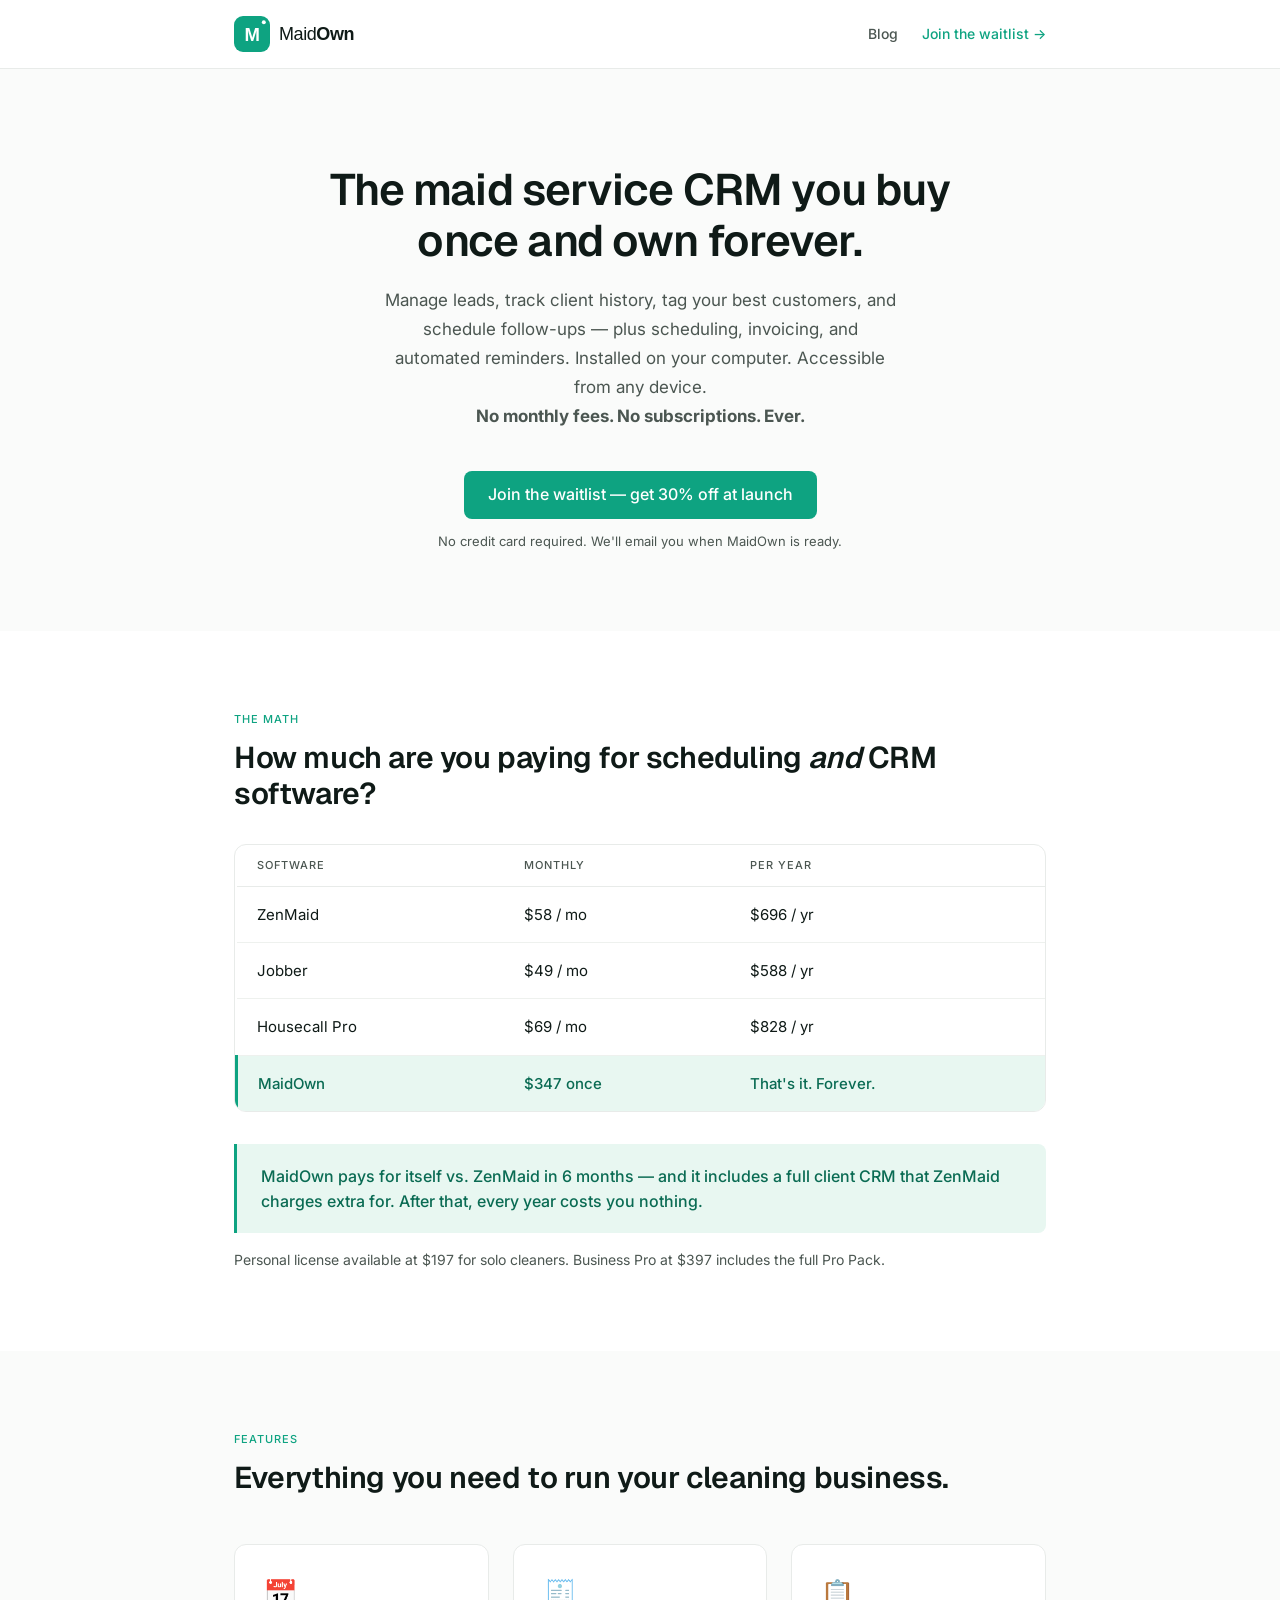
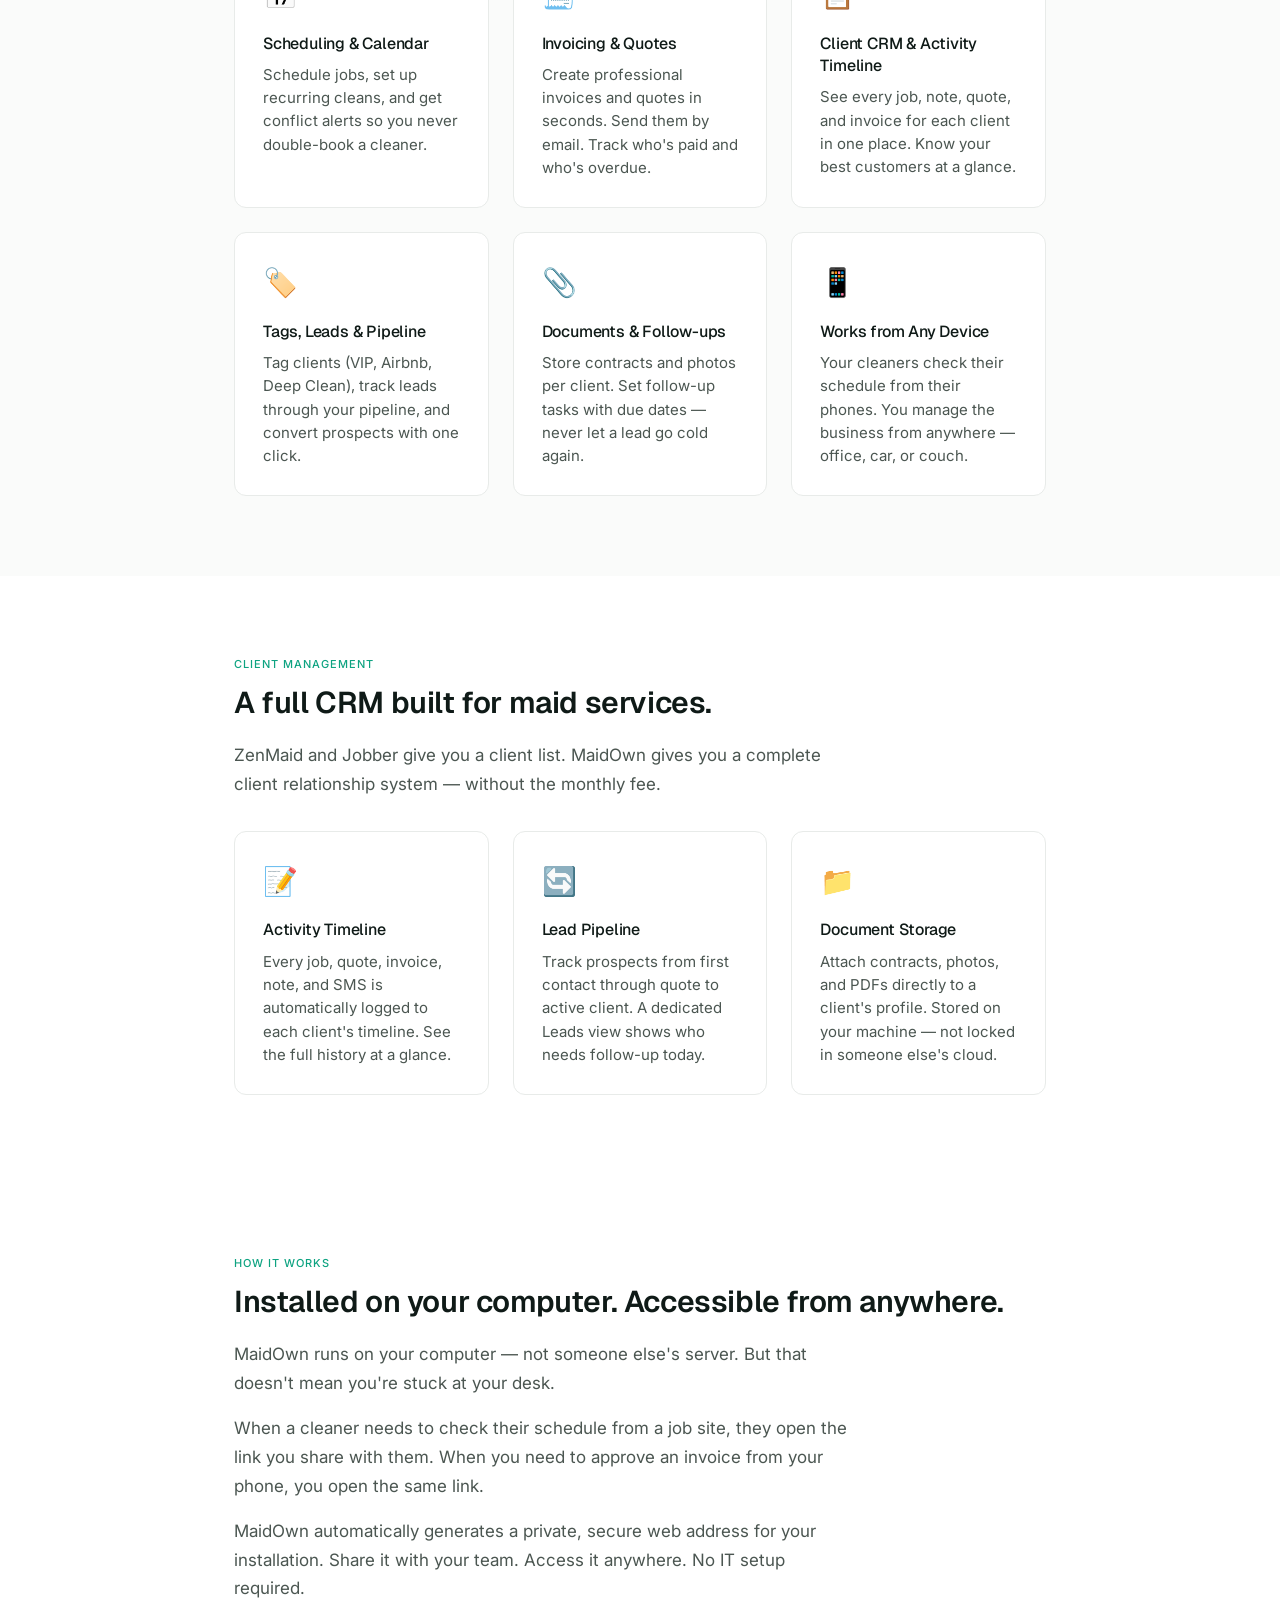
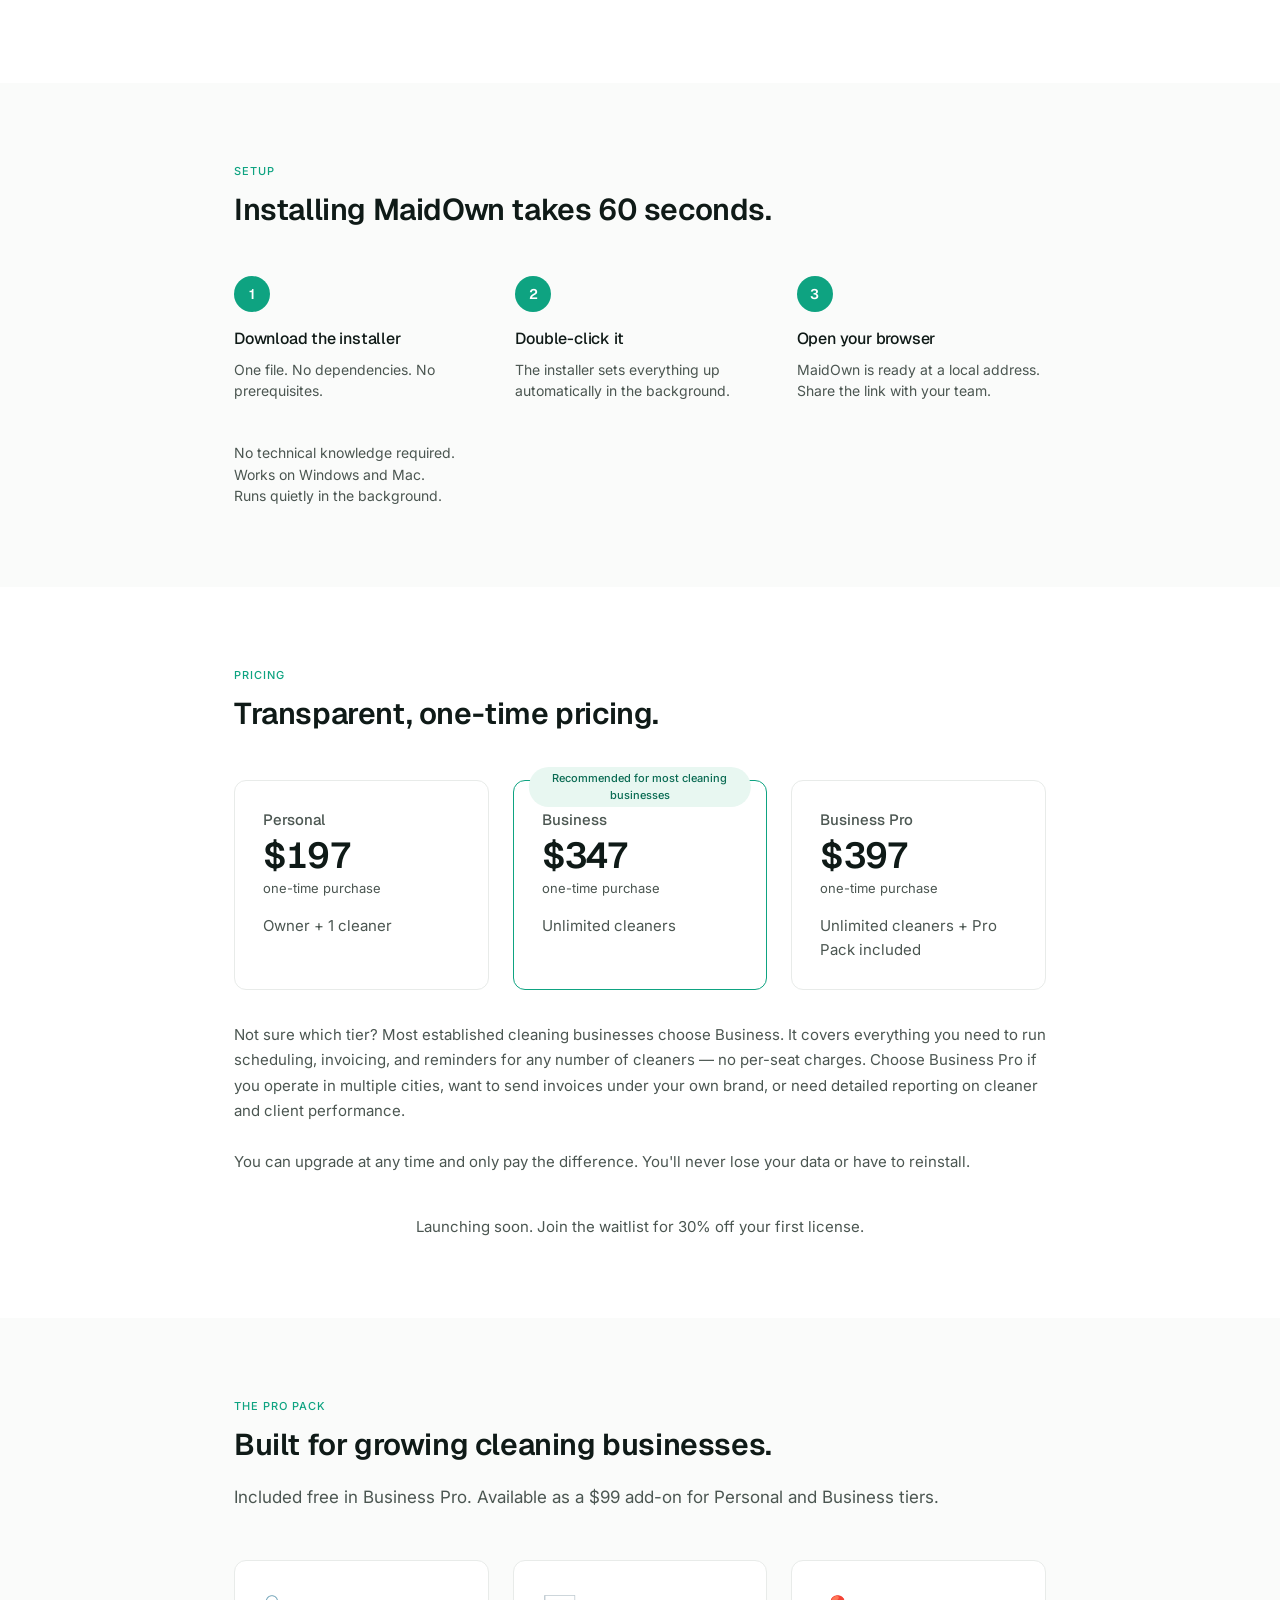
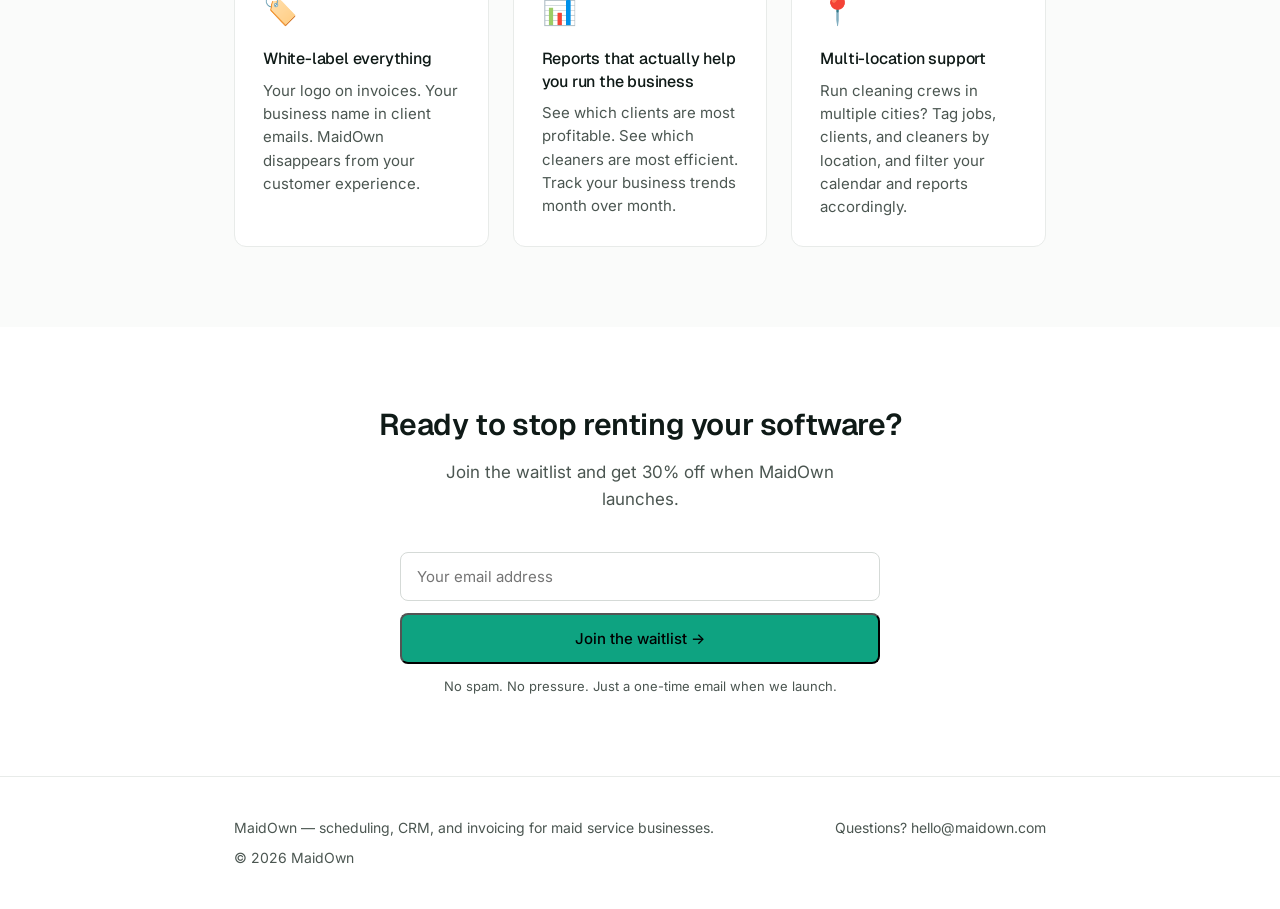
<file: index.html>
<!DOCTYPE html>
<html lang="en">
<head>
  <meta charset="UTF-8" />
  <meta name="viewport" content="width=device-width, initial-scale=1.0" />
  <title>MaidOwn — The Maid Service CRM You Buy Once and Own Forever</title>
  <meta name="description" content="The only maid service CRM you buy once and own forever. Schedule jobs, manage client history, invoice, track leads, and send automated reminders. One-time pricing from $197. No monthly fees. No subscriptions. Ever." />

  <!-- Favicons -->
  <link rel="icon" href="assets/favicon.ico" sizes="any">
  <link rel="icon" type="image/svg+xml" href="assets/favicon.svg">
  <link rel="apple-touch-icon" href="assets/apple-touch-icon.png">
  <link rel="manifest" href="manifest.webmanifest">

  <!-- Fonts -->
  <link rel="preconnect" href="https://fonts.googleapis.com">
  <link rel="preconnect" href="https://fonts.gstatic.com" crossorigin>
  <link href="https://fonts.googleapis.com/css2?family=Geist:wght@400;500;600&family=Inter:wght@400;500;600&display=swap" rel="stylesheet">

  <!-- Shared brand tokens + base styles -->
  <link rel="stylesheet" href="styles.css">

  <!-- Mailchimp base -->
  <link href="//cdn-images.mailchimp.com/embedcode/classic-061523.css" rel="stylesheet" type="text/css">
  <style type="text/css">
    #mc_embed_signup { background: transparent; clear: left; font: 14px Helvetica, Arial, sans-serif; width: 100%; }
  </style>

  <style>
    /* ── HERO ── */
    #hero {
      padding: 6rem 0 5rem;
      text-align: center;
    }
    #hero h1 { max-width: 720px; margin: 0 auto 1.25rem; }
    #hero .subheadline {
      font-size: 1.0625rem;
      color: var(--neutral-text-secondary);
      max-width: 520px;
      margin: 0 auto 2.5rem;
      line-height: 1.7;
    }
    .hero-cta-stack {
      display: flex;
      flex-direction: column;
      align-items: center;
      gap: 0.75rem;
    }
    .hero-fine-print {
      font-size: 0.8125rem;
      color: var(--neutral-text-secondary);
    }

    /* ── MATH TABLE ── */
    .math-table-wrap {
      overflow-x: auto;
      margin: 2rem 0;
      border: 0.5px solid var(--neutral-border);
      border-radius: var(--radius-lg);
      background: var(--neutral-surface);
    }
    table {
      width: 100%;
      border-collapse: collapse;
      font-size: 0.9375rem;
    }
    th {
      text-align: left;
      padding: 0.75rem 1.25rem;
      font-size: 11px;
      font-weight: 500;
      text-transform: uppercase;
      letter-spacing: 1px;
      color: var(--neutral-text-secondary);
      border-bottom: 0.5px solid var(--neutral-border);
      font-family: var(--font-body);
    }
    td {
      padding: 1rem 1.25rem;
      border-bottom: 0.5px solid var(--neutral-border-soft);
      color: var(--neutral-text-primary);
    }
    tr:last-child td { border-bottom: none; }
    tr.highlight td {
      background: var(--mint-50);
      font-weight: 500;
      color: var(--mint-800);
    }
    tr.highlight td:first-child {
      border-left: 3px solid var(--mint-600);
    }
    .math-callout {
      margin-top: 1.5rem;
      padding: 1.25rem 1.5rem;
      background: var(--mint-50);
      border-left: 3px solid var(--mint-600);
      border-radius: 0 var(--radius-md) var(--radius-md) 0;
    }
    .math-callout p {
      color: var(--mint-800);
      font-weight: 500;
      font-size: 1rem;
      margin: 0;
    }

    /* ── FEATURES GRID ── */
    .features-grid {
      display: grid;
      grid-template-columns: repeat(auto-fit, minmax(240px, 1fr));
      gap: 1.5rem;
      margin-top: 3rem;
    }
    .feature-card {
      padding: 1.75rem;
      background: var(--neutral-surface);
      border: 0.5px solid var(--neutral-border);
      border-radius: var(--radius-lg);
    }
    .feature-icon {
      font-size: 1.75rem;
      margin-bottom: 1rem;
      display: block;
    }
    .feature-card h3 { color: var(--neutral-text-primary); }
    .feature-card p { font-size: 0.9375rem; }

    /* ── HOW IT WORKS ── */
    #access .lead { max-width: 620px; }

    /* ── SETUP STEPS ── */
    .steps {
      display: flex;
      gap: 2rem;
      margin-top: 3rem;
      flex-wrap: wrap;
    }
    .step {
      flex: 1;
      min-width: 180px;
      display: flex;
      flex-direction: column;
      align-items: flex-start;
    }
    .step-number {
      width: 2.25rem;
      height: 2.25rem;
      border-radius: 50%;
      background: var(--mint-600);
      color: #fff;
      font-weight: 600;
      font-size: 0.875rem;
      display: flex;
      align-items: center;
      justify-content: center;
      margin-bottom: 1rem;
      flex-shrink: 0;
      font-family: var(--font-heading);
    }
    .step h3 { font-size: 1rem; }
    .step p { font-size: 0.875rem; }
    .install-fine-print {
      margin-top: 2.5rem;
      font-size: 0.875rem;
      color: var(--neutral-text-secondary);
    }
    .install-fine-print span { display: block; }

    /* ── PRICING PREVIEW ── */
    .pricing-grid {
      display: grid;
      grid-template-columns: repeat(auto-fit, minmax(220px, 1fr));
      gap: 1.5rem;
      margin-top: 3rem;
    }
    .pricing-card {
      padding: 1.75rem;
      border: 0.5px solid var(--neutral-border);
      border-radius: var(--radius-lg);
      background: var(--neutral-surface);
      position: relative;
    }
    .pricing-card.popular {
      border-color: var(--mint-600);
      border-width: 1px;
    }
    .popular-badge {
      position: absolute;
      top: -0.875rem;
      left: 50%;
      transform: translateX(-50%);
      background: var(--mint-50);
      color: var(--mint-800);
      font-size: 11px;
      font-weight: 500;
      padding: 3px 10px;
      border-radius: 999px;
      white-space: normal;
      text-align: center;
      width: max-content;
      max-width: 88%;
    }
    .pricing-card h3 {
      font-size: 0.9375rem;
      color: var(--neutral-text-secondary);
      font-weight: 500;
      margin-bottom: 0.5rem;
      letter-spacing: 0;
    }
    .pricing-price {
      font-size: 2.25rem;
      font-weight: 600;
      color: var(--neutral-text-primary);
      letter-spacing: -0.8px;
      line-height: 1;
      margin-bottom: 0.25rem;
      font-family: var(--font-heading);
      font-variant-numeric: tabular-nums;
    }
    .pricing-once {
      font-size: 0.8125rem;
      color: var(--neutral-text-secondary);
      margin-bottom: 1rem;
    }
    .pricing-detail {
      font-size: 0.9375rem;
      color: var(--neutral-text-secondary);
      margin: 0;
    }
    .pricing-note {
      margin-top: 2.5rem;
      text-align: center;
      font-size: 0.9375rem;
      color: var(--neutral-text-secondary);
    }

    /* ── CTA SECTION ── */
    #cta { text-align: center; }
    #cta h2 { max-width: 560px; margin: 0 auto 1rem; }
    #cta .subheadline {
      max-width: 420px;
      margin: 0 auto 2.5rem;
      font-size: 1.0625rem;
    }

    /* ── MAILCHIMP OVERRIDES ── */
    .mc-form-wrap { max-width: 480px; margin: 0 auto; }
    .mc-form-wrap #mc_embed_signup { background: transparent !important; font-family: var(--font-body) !important; }
    .mc-form-wrap #mc_embed_signup form { padding: 0 !important; }
    .mc-form-wrap #mc_embed_signup .mc-field-group { width: 100% !important; padding: 0 !important; }
    .mc-form-wrap #mc_embed_signup input.email {
      width: 100% !important;
      padding: 0.875rem 1rem !important;
      border: 0.5px solid var(--neutral-border-strong) !important;
      border-radius: var(--radius-md) !important;
      font-size: 0.9375rem !important;
      margin-bottom: 0.75rem !important;
      font-family: var(--font-body) !important;
      background: var(--neutral-surface) !important;
      color: var(--neutral-text-primary) !important;
    }
    .mc-form-wrap #mc_embed_signup .button {
      width: 100% !important;
      padding: 0.875rem 2rem !important;
      background: var(--mint-600) !important;
      border-radius: var(--radius-md) !important;
      font-size: 0.9375rem !important;
      font-weight: 500 !important;
      font-family: var(--font-body) !important;
      height: auto !important;
    }
    .mc-form-wrap #mc_embed_signup .button:hover { background: var(--mint-800) !important; }
    .cta-fine-print {
      margin-top: 0.75rem;
      font-size: 0.8125rem;
      color: var(--neutral-text-secondary);
    }

    /* ── RESPONSIVE ── */
    @media (max-width: 600px) {
      #hero { padding: 4rem 0 3.5rem; }
      .btn-lg { width: 100%; text-align: center; }
      .steps { flex-direction: column; }
      th, td { padding: 0.6rem 0.75rem; font-size: 0.875rem; }
    }
  </style>
</head>
<body>

  <!-- NAV -->
  <nav>
    <div class="container">
      <a href="/" class="nav-logo">
        <img src="assets/maidown-horizontal.svg" alt="MaidOwn" height="36">
      </a>
      <div class="nav-links">
        <a href="/blog/" class="nav-link">Blog</a>
        <a href="#cta" class="nav-cta">Join the waitlist →</a>
      </div>
    </div>
  </nav>

  <!-- HERO -->
  <section id="hero">
    <div class="container">
      <h1>The maid service CRM you buy once and own forever.</h1>
      <p class="subheadline">
        Manage leads, track client history, tag your best customers, and schedule follow-ups —
        plus scheduling, invoicing, and automated reminders.
        Installed on your computer. Accessible from any device.<br>
        <strong>No monthly fees. No subscriptions. Ever.</strong>
      </p>
      <div class="hero-cta-stack">
        <a href="#cta" class="btn btn-primary btn-lg">Join the waitlist — get 30% off at launch</a>
        <span class="hero-fine-print">No credit card required. We'll email you when MaidOwn is ready.</span>
      </div>
    </div>
  </section>

  <!-- THE MATH -->
  <section class="alt">
    <div class="container">
      <div class="section-label">The Math</div>
      <h2>How much are you paying for scheduling <em>and</em> CRM software?</h2>
      <div class="math-table-wrap">
        <table>
          <thead>
            <tr>
              <th>Software</th>
              <th>Monthly</th>
              <th>Per Year</th>
            </tr>
          </thead>
          <tbody>
            <tr>
              <td>ZenMaid</td>
              <td>$58 / mo</td>
              <td>$696 / yr</td>
            </tr>
            <tr>
              <td>Jobber</td>
              <td>$49 / mo</td>
              <td>$588 / yr</td>
            </tr>
            <tr>
              <td>Housecall Pro</td>
              <td>$69 / mo</td>
              <td>$828 / yr</td>
            </tr>
            <tr class="highlight">
              <td>MaidOwn</td>
              <td>$347 once</td>
              <td>That's it. Forever.</td>
            </tr>
          </tbody>
        </table>
      </div>
      <div class="math-callout">
        <p>MaidOwn pays for itself vs. ZenMaid in 6 months — and it includes a full client CRM that ZenMaid charges extra for. After that, every year costs you nothing.</p>
      </div>
      <p style="margin-top:1rem; font-size:0.875rem; color:var(--neutral-text-secondary);">Personal license available at $197 for solo cleaners. Business Pro at $397 includes the full Pro Pack.</p>
    </div>
  </section>

  <!-- FEATURES -->
  <section>
    <div class="container">
      <div class="section-label">Features</div>
      <h2>Everything you need to run your cleaning business.</h2>
      <div class="features-grid">
        <div class="feature-card">
          <span class="feature-icon">📅</span>
          <h3>Scheduling &amp; Calendar</h3>
          <p>Schedule jobs, set up recurring cleans, and get conflict alerts so you never double-book a cleaner.</p>
        </div>
        <div class="feature-card">
          <span class="feature-icon">🧾</span>
          <h3>Invoicing &amp; Quotes</h3>
          <p>Create professional invoices and quotes in seconds. Send them by email. Track who's paid and who's overdue.</p>
        </div>
        <div class="feature-card">
          <span class="feature-icon">📋</span>
          <h3>Client CRM &amp; Activity Timeline</h3>
          <p>See every job, note, quote, and invoice for each client in one place. Know your best customers at a glance.</p>
        </div>
        <div class="feature-card">
          <span class="feature-icon">🏷️</span>
          <h3>Tags, Leads &amp; Pipeline</h3>
          <p>Tag clients (VIP, Airbnb, Deep Clean), track leads through your pipeline, and convert prospects with one click.</p>
        </div>
        <div class="feature-card">
          <span class="feature-icon">📎</span>
          <h3>Documents &amp; Follow-ups</h3>
          <p>Store contracts and photos per client. Set follow-up tasks with due dates — never let a lead go cold again.</p>
        </div>
        <div class="feature-card">
          <span class="feature-icon">📱</span>
          <h3>Works from Any Device</h3>
          <p>Your cleaners check their schedule from their phones. You manage the business from anywhere — office, car, or couch.</p>
        </div>
      </div>
    </div>
  </section>

  <!-- CRM SECTION -->
  <section id="crm" class="alt">
    <div class="container">
      <div class="section-label">Client Management</div>
      <h2>A full CRM built for maid services.</h2>
      <p class="lead" style="max-width:620px;">
        ZenMaid and Jobber give you a client list. MaidOwn gives you a complete client relationship system —
        without the monthly fee.
      </p>
      <div class="features-grid" style="margin-top:2rem;">
        <div class="feature-card">
          <span class="feature-icon">📝</span>
          <h3>Activity Timeline</h3>
          <p>Every job, quote, invoice, note, and SMS is automatically logged to each client's timeline. See the full history at a glance.</p>
        </div>
        <div class="feature-card">
          <span class="feature-icon">🔄</span>
          <h3>Lead Pipeline</h3>
          <p>Track prospects from first contact through quote to active client. A dedicated Leads view shows who needs follow-up today.</p>
        </div>
        <div class="feature-card">
          <span class="feature-icon">📁</span>
          <h3>Document Storage</h3>
          <p>Attach contracts, photos, and PDFs directly to a client's profile. Stored on your machine — not locked in someone else's cloud.</p>
        </div>
      </div>
    </div>
  </section>

  <!-- HOW IT WORKS -->
  <section id="access" class="alt">
    <div class="container">
      <div class="section-label">How It Works</div>
      <h2>Installed on your computer. Accessible from anywhere.</h2>
      <p class="lead">
        MaidOwn runs on your computer — not someone else's server.
        But that doesn't mean you're stuck at your desk.
      </p>
      <p class="lead">
        When a cleaner needs to check their schedule from a job site,
        they open the link you share with them. When you need to
        approve an invoice from your phone, you open the same link.
      </p>
      <p class="lead">
        MaidOwn automatically generates a private, secure web address
        for your installation. Share it with your team.
        Access it anywhere. No IT setup required.
      </p>
    </div>
  </section>

  <!-- SETUP -->
  <section>
    <div class="container">
      <div class="section-label">Setup</div>
      <h2>Installing MaidOwn takes 60 seconds.</h2>
      <div class="steps">
        <div class="step">
          <div class="step-number">1</div>
          <h3>Download the installer</h3>
          <p>One file. No dependencies. No prerequisites.</p>
        </div>
        <div class="step">
          <div class="step-number">2</div>
          <h3>Double-click it</h3>
          <p>The installer sets everything up automatically in the background.</p>
        </div>
        <div class="step">
          <div class="step-number">3</div>
          <h3>Open your browser</h3>
          <p>MaidOwn is ready at a local address. Share the link with your team.</p>
        </div>
      </div>
      <p class="install-fine-print">
        <span>No technical knowledge required.</span>
        <span>Works on Windows and Mac.</span>
        <span>Runs quietly in the background.</span>
      </p>
    </div>
  </section>

  <!-- PRICING PREVIEW -->
  <section class="alt">
    <div class="container">
      <div class="section-label">Pricing</div>
      <h2>Transparent, one-time pricing.</h2>
      <div class="pricing-grid">
        <div class="pricing-card">
          <h3>Personal</h3>
          <div class="pricing-price">$197</div>
          <div class="pricing-once">one-time purchase</div>
          <p class="pricing-detail">Owner + 1 cleaner</p>
        </div>
        <div class="pricing-card popular">
          <div class="popular-badge">Recommended for most cleaning businesses</div>
          <h3>Business</h3>
          <div class="pricing-price">$347</div>
          <div class="pricing-once">one-time purchase</div>
          <p class="pricing-detail">Unlimited cleaners</p>
        </div>
        <div class="pricing-card">
          <h3>Business Pro</h3>
          <div class="pricing-price">$397</div>
          <div class="pricing-once">one-time purchase</div>
          <p class="pricing-detail">Unlimited cleaners + Pro Pack included</p>
        </div>
      </div>
      <p style="margin-top:2rem; font-size:0.9375rem; color:var(--neutral-text-secondary); line-height:1.7;">Not sure which tier? Most established cleaning businesses choose Business. It covers everything you need to run scheduling, invoicing, and reminders for any number of cleaners — no per-seat charges. Choose Business Pro if you operate in multiple cities, want to send invoices under your own brand, or need detailed reporting on cleaner and client performance.<br><br>You can upgrade at any time and only pay the difference. You'll never lose your data or have to reinstall.</p>
      <p class="pricing-note">Launching soon. Join the waitlist for 30% off your first license.</p>
    </div>
  </section>

  <!-- PRO PACK -->
  <section id="pro-pack">
    <div class="container">
      <div class="section-label">The Pro Pack</div>
      <h2>Built for growing cleaning businesses.</h2>
      <p class="lead">Included free in Business Pro. Available as a $99 add-on for Personal and Business tiers.</p>
      <div class="features-grid">
        <div class="feature-card">
          <span class="feature-icon">🏷️</span>
          <h3>White-label everything</h3>
          <p>Your logo on invoices. Your business name in client emails. MaidOwn disappears from your customer experience.</p>
        </div>
        <div class="feature-card">
          <span class="feature-icon">📊</span>
          <h3>Reports that actually help you run the business</h3>
          <p>See which clients are most profitable. See which cleaners are most efficient. Track your business trends month over month.</p>
        </div>
        <div class="feature-card">
          <span class="feature-icon">📍</span>
          <h3>Multi-location support</h3>
          <p>Run cleaning crews in multiple cities? Tag jobs, clients, and cleaners by location, and filter your calendar and reports accordingly.</p>
        </div>
      </div>
    </div>
  </section>

  <!-- CTA -->
  <section id="cta" class="alt">
    <div class="container">
      <h2>Ready to stop renting your software?</h2>
      <p class="subheadline">Join the waitlist and get 30% off when MaidOwn launches.</p>

      <div class="mc-form-wrap">
        <div id="mc_embed_signup">
          <form action="https://gmail.us13.list-manage.com/subscribe/post?u=e40f327819da616c7260c4964&amp;id=d2e644f611&amp;f_id=00fe00e9f0" method="post" id="mc-embedded-subscribe-form" name="mc-embedded-subscribe-form" class="validate" target="_blank">
            <div id="mc_embed_signup_scroll">
              <div class="mc-field-group">
                <label for="mce-EMAIL" class="sr-only">Email Address</label>
                <input type="email" name="EMAIL" class="required email" id="mce-EMAIL" required="" placeholder="Your email address" value="">
              </div>
              <div id="mce-responses" class="clear foot">
                <div class="response" id="mce-error-response" style="display: none;"></div>
                <div class="response" id="mce-success-response" style="display: none;"></div>
              </div>
              <!-- Bot protection — do not remove -->
              <div aria-hidden="true" style="position: absolute; left: -5000px;">
                <input type="text" name="b_e40f327819da616c7260c4964_d2e644f611" tabindex="-1" value="">
              </div>
              <div class="optionalParent">
                <div class="clear foot">
                  <input type="submit" name="subscribe" id="mc-embedded-subscribe" class="button" value="Join the waitlist →">
                </div>
              </div>
            </div>
          </form>
        </div>
      </div>

      <p class="cta-fine-print">No spam. No pressure. Just a one-time email when we launch.</p>
    </div>
  </section>

  <!-- FOOTER -->
  <footer>
    <div class="container">
      <span>MaidOwn — scheduling, CRM, and invoicing for maid service businesses.</span>
      <span>Questions? <a href="mailto:hello@maidown.com">hello@maidown.com</a></span>
      <span>© 2026 MaidOwn</span>
    </div>
  </footer>

  <!-- Mailchimp validation scripts -->
  <script type="text/javascript" src="//s3.amazonaws.com/downloads.mailchimp.com/js/mc-validate.js"></script>
  <script type="text/javascript">
    (function($) {
      window.fnames = new Array(); window.ftypes = new Array();
      fnames[0]='EMAIL'; ftypes[0]='email';
      fnames[1]='FNAME'; ftypes[1]='text';
      fnames[2]='LNAME'; ftypes[2]='text';
    }(jQuery));
    var $mcj = jQuery.noConflict(true);
  </script>
  <script type="text/javascript">
    var customMsg = "Thank you! You’ve been added to the MaidOwn waitlist. We’ll reach out when we launch with your 30% discount code.";
    document.addEventListener('DOMContentLoaded', function() {
      var successDiv = document.getElementById('mce-success-response');
      if (!successDiv) return;
      var observer = new MutationObserver(function() {
        var text = successDiv.innerHTML.trim();
        if (text !== '' && text !== customMsg) {
          successDiv.innerHTML = customMsg;
        }
      });
      observer.observe(successDiv, { attributes: true, childList: true, subtree: true });
    });
  </script>

</body>
</html>
</file>
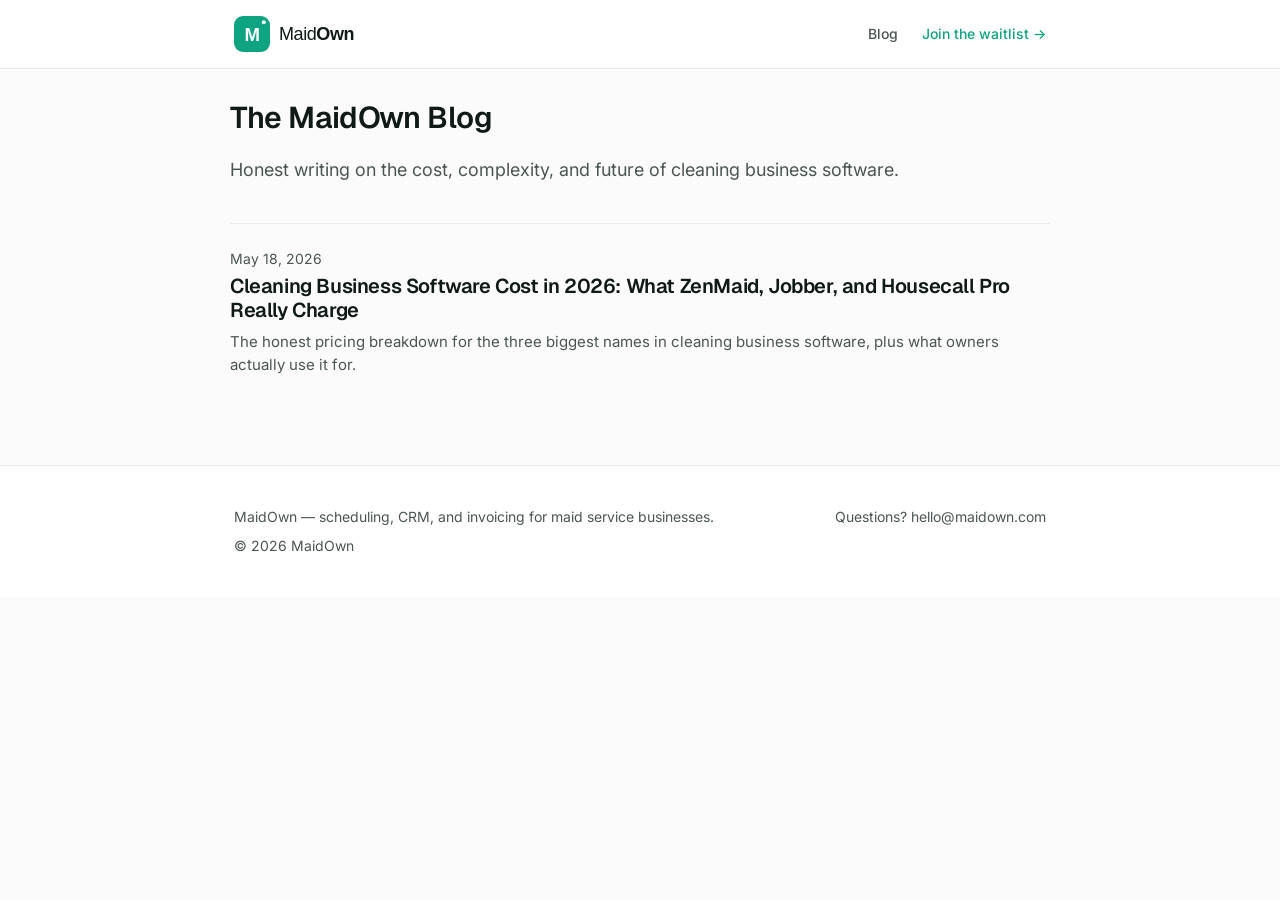
<file: blog/index.html>
<!doctype html>
<html lang="en">
<head>
    <meta charset="utf-8"/>
    <meta name="viewport" content="width=device-width, initial-scale=1"/>
    <title>Blog — MaidOwn</title>
    <meta name="description"
          content="Honest writing on the cost, complexity, and future of cleaning business software."/>
    <link rel="canonical" href="https://maidown.com/blog/"/>

    <!-- Favicons -->
    <link rel="icon" href="/assets/favicon.ico" sizes="any">
    <link rel="icon" type="image/svg+xml" href="/assets/favicon.svg">
    <link rel="apple-touch-icon" href="/assets/apple-touch-icon.png">

    <!-- Fonts -->
    <link rel="preconnect" href="https://fonts.googleapis.com">
    <link rel="preconnect" href="https://fonts.gstatic.com" crossorigin>
    <link href="https://fonts.googleapis.com/css2?family=Geist:wght@400;500;600&family=Inter:wght@400;500;600&display=swap"
          rel="stylesheet">

    <link rel="stylesheet" href="/styles.css">
    <link rel="stylesheet" href="/assets/css/blog.css">
</head>
<body>

<nav>
    <div class="container">
        <a href="/" class="nav-logo">
            <img src="/assets/maidown-horizontal.svg" alt="MaidOwn" height="28">
        </a>
        <div class="nav-links">
            <a href="/blog/" class="nav-link" aria-current="page">Blog</a>
            <a href="/#cta" class="nav-cta">Join the waitlist →</a>
        </div>
    </div>
</nav>

<main class="blog-index">
    <h1>The MaidOwn Blog</h1>
    <p class="lede">Honest writing on the cost, complexity, and future of cleaning business software.</p>

    <ul class="post-list">
        <li>
            <a href="/blog/cleaning-business-software-cost/">
                <span class="post-date">May 18, 2026</span>
                <h2>Cleaning Business Software Cost in 2026: What ZenMaid, Jobber, and Housecall Pro Really Charge</h2>
                <p>The honest pricing breakdown for the three biggest names in cleaning business software, plus what
                    owners actually use it for.</p>
            </a>
        </li>
        <!-- Add new posts above this line. Newest first. -->
    </ul>
</main>

<footer>
    <div class="container">
        <span>MaidOwn — scheduling, CRM, and invoicing for maid service businesses.</span>
        <span>Questions? <a href="mailto:hello@maidown.com">hello@maidown.com</a></span>
        <span>© 2026 MaidOwn</span>
    </div>
</footer>

</body>
</html>
</file>
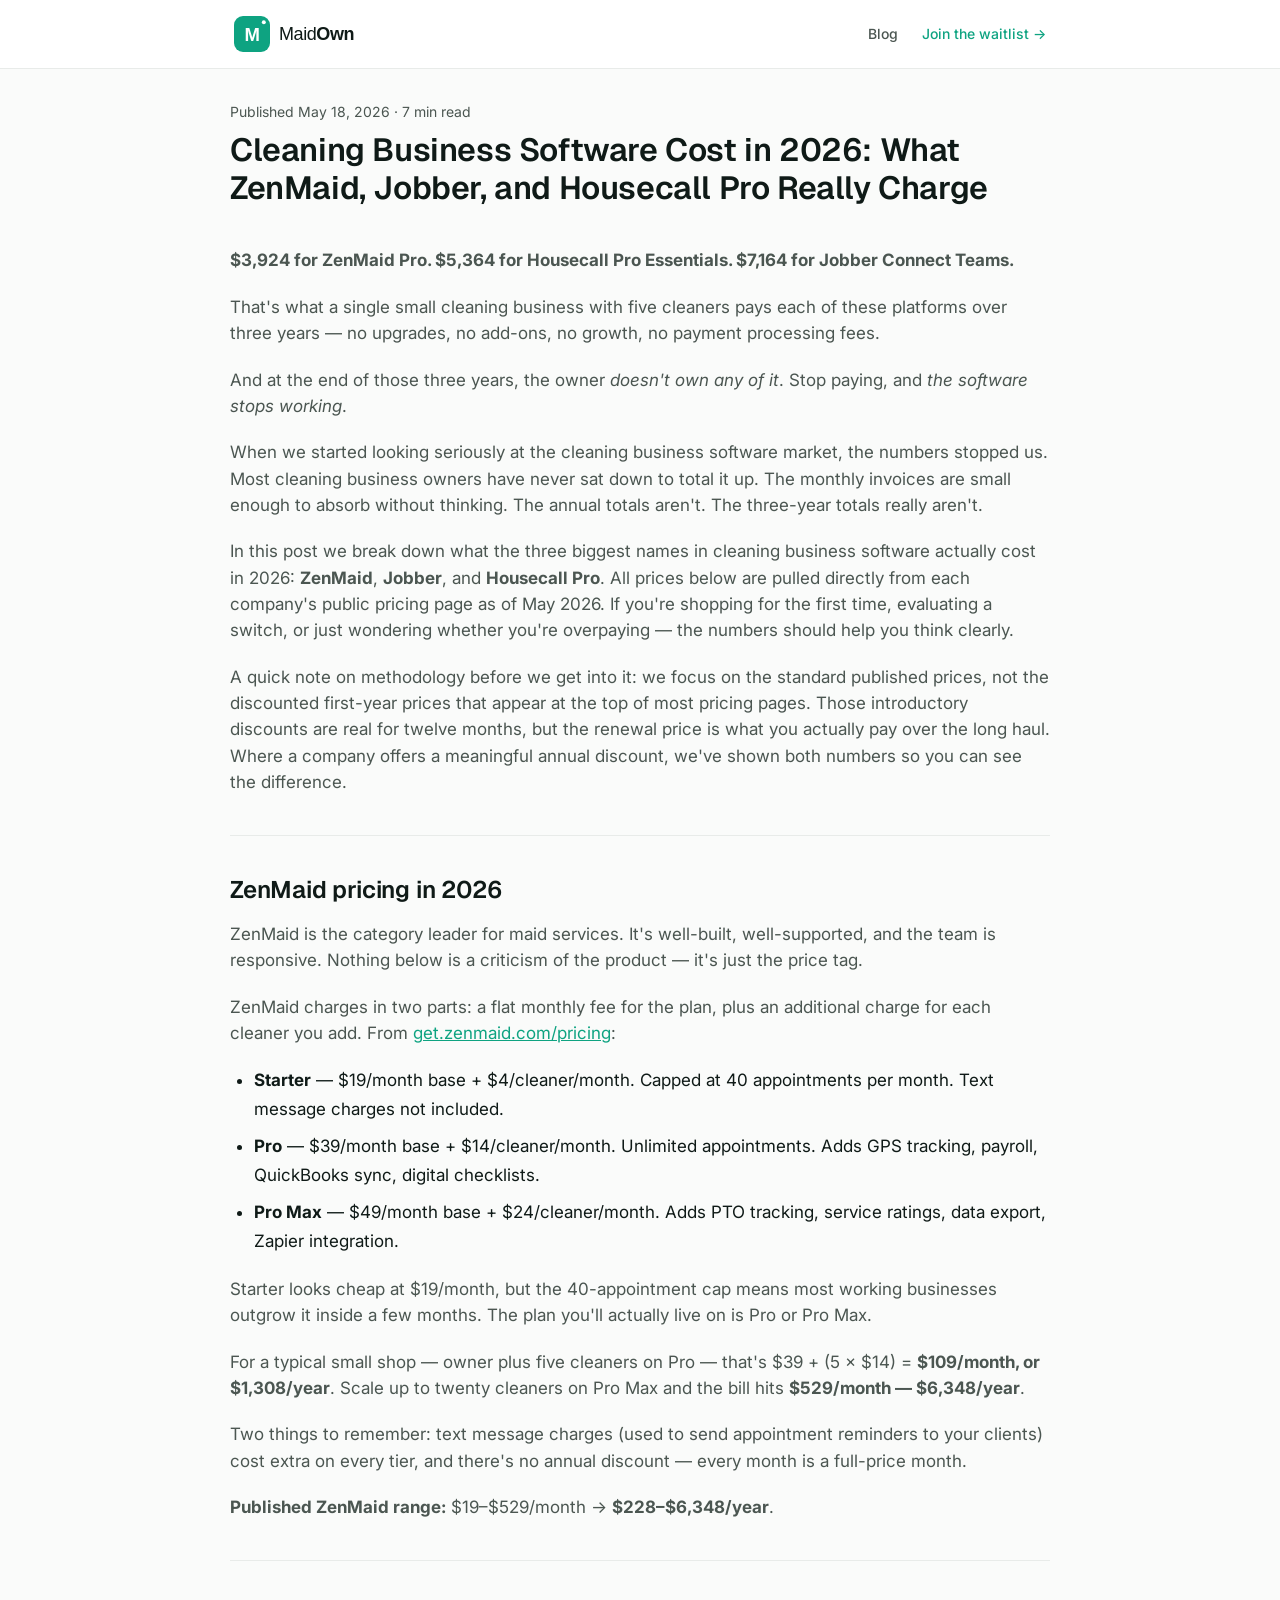
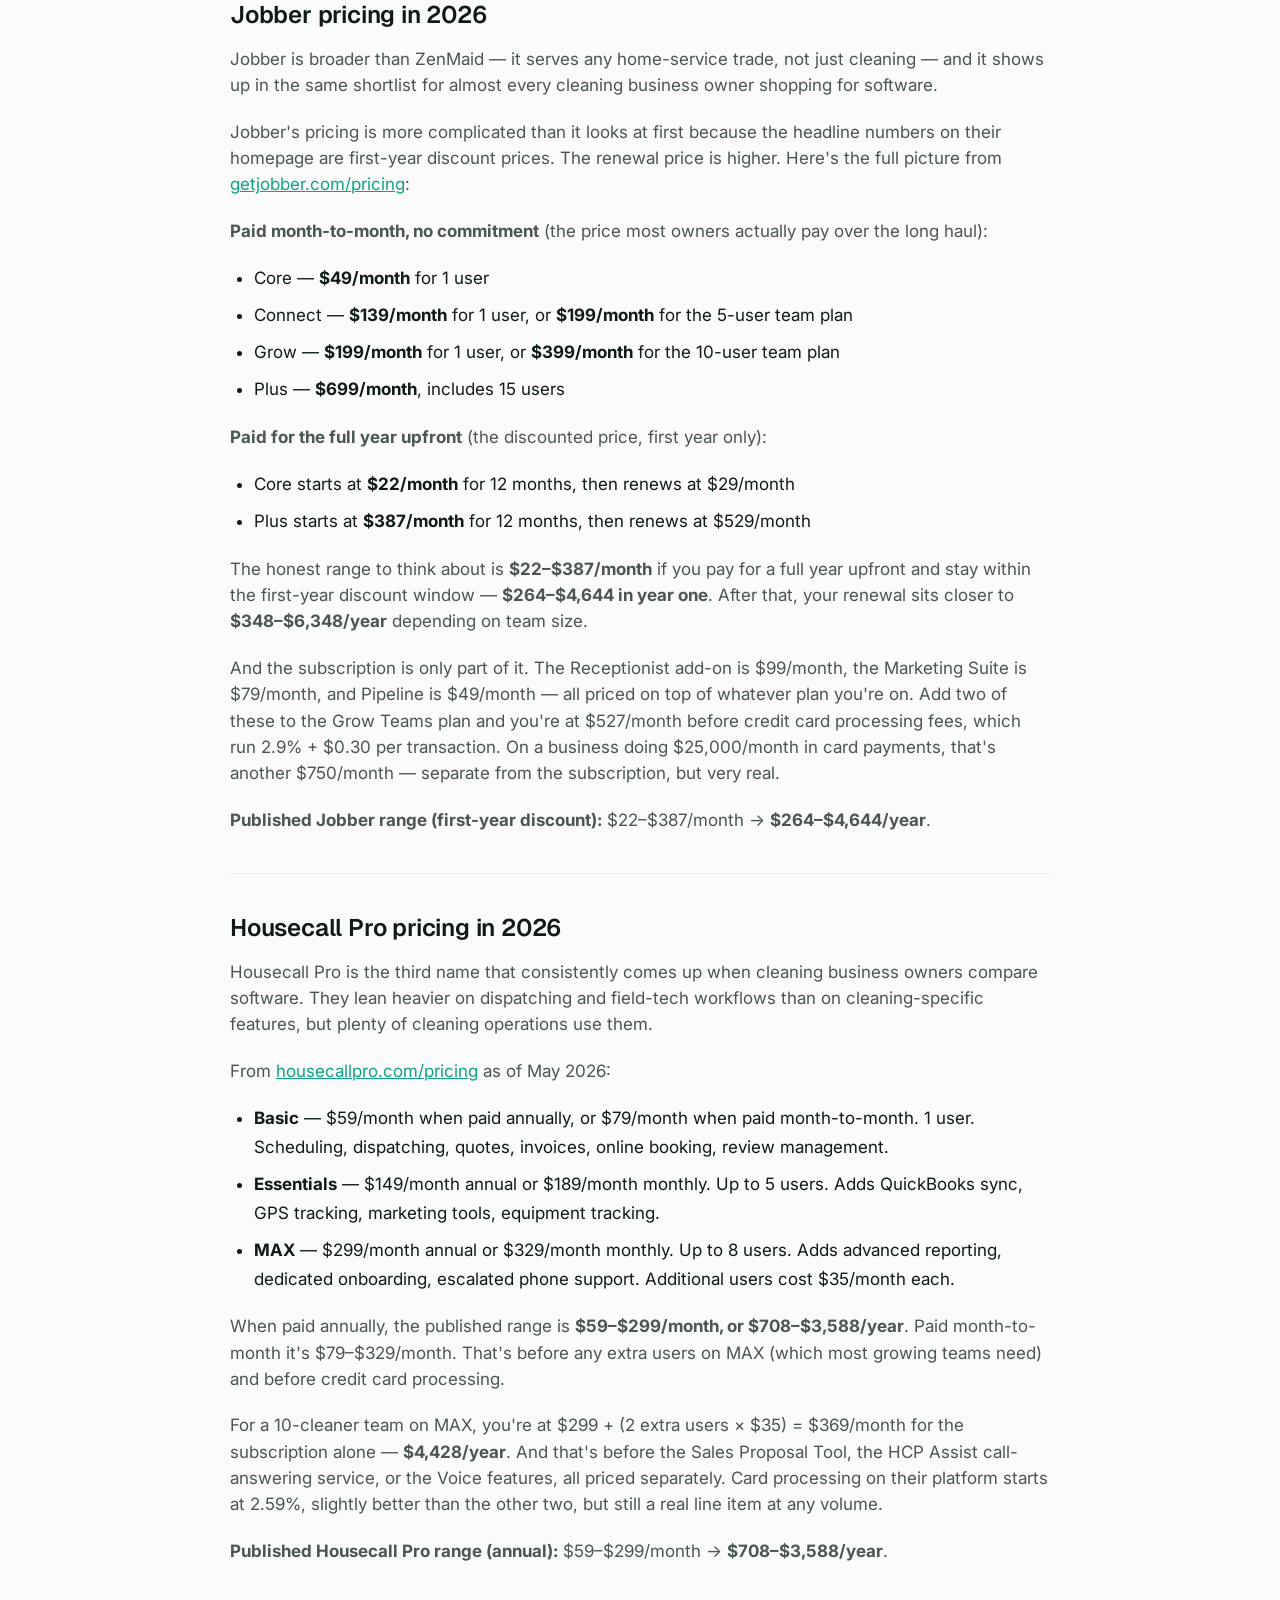
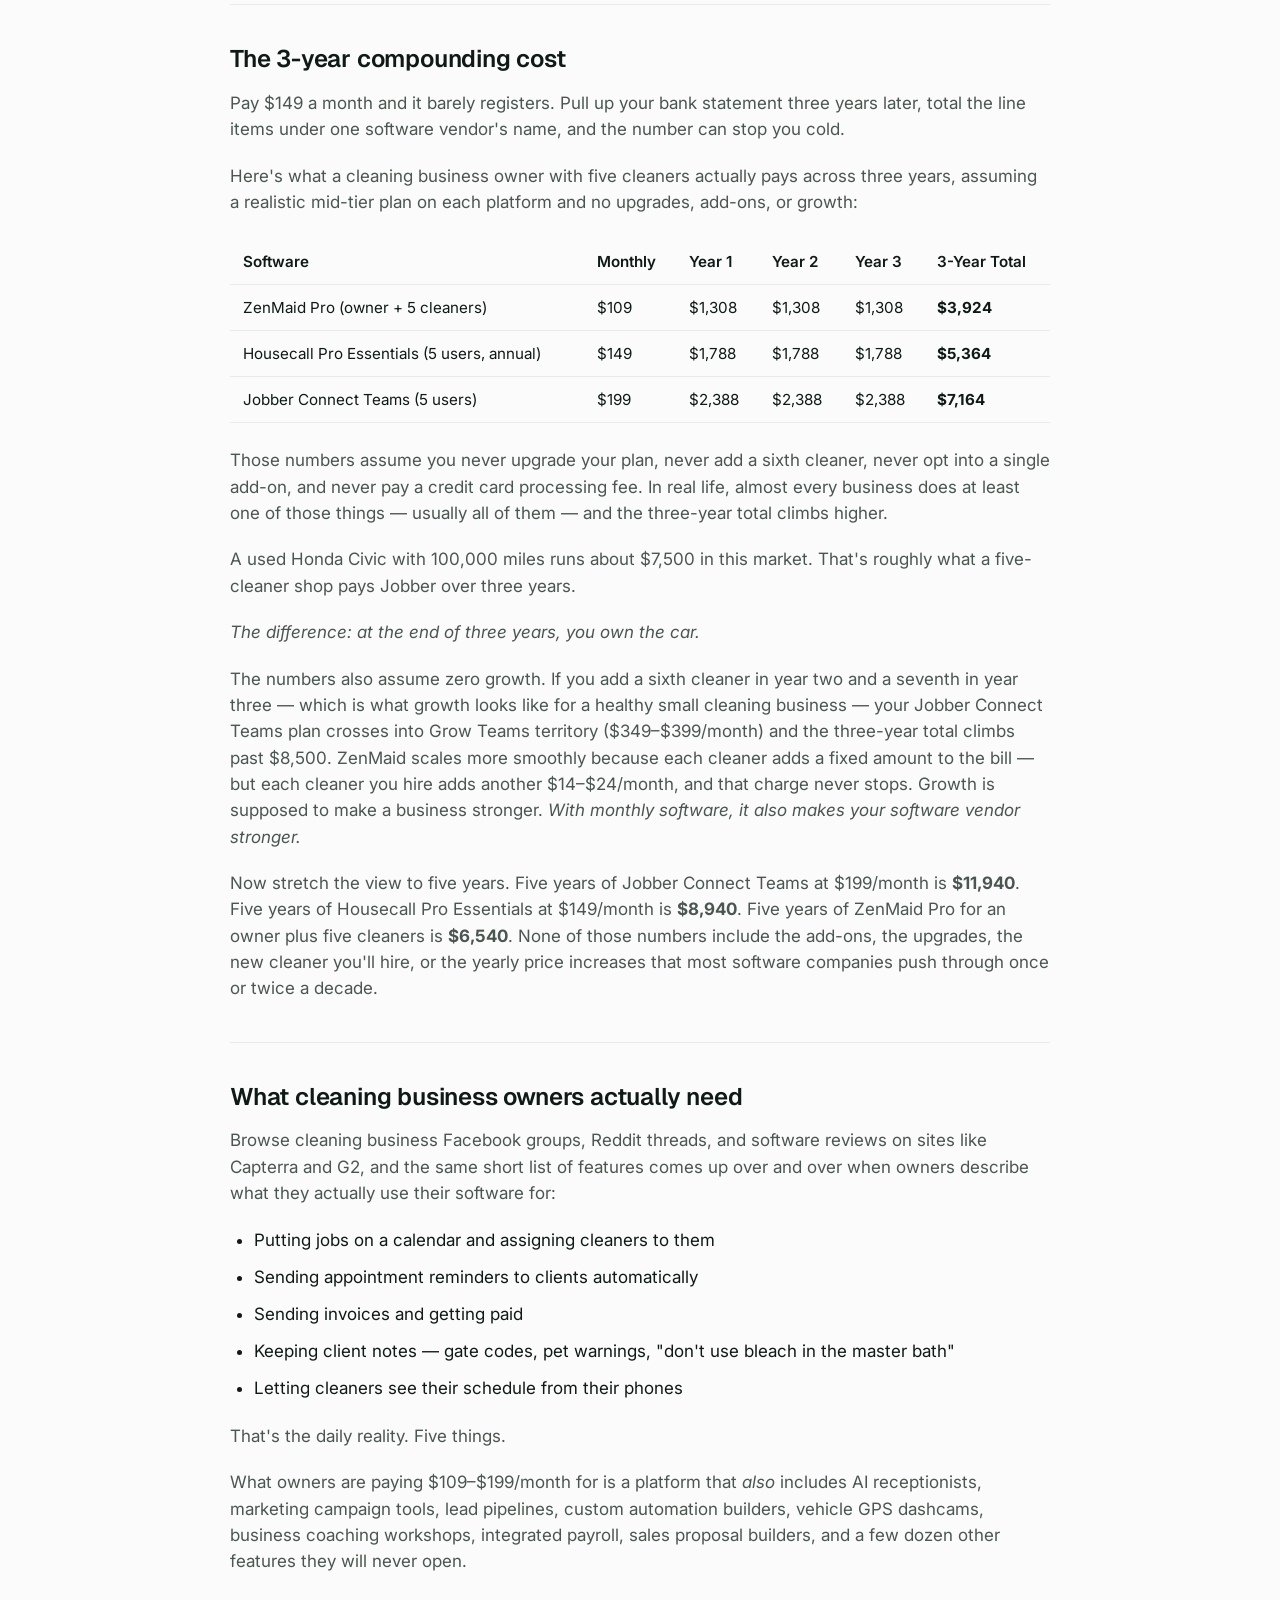
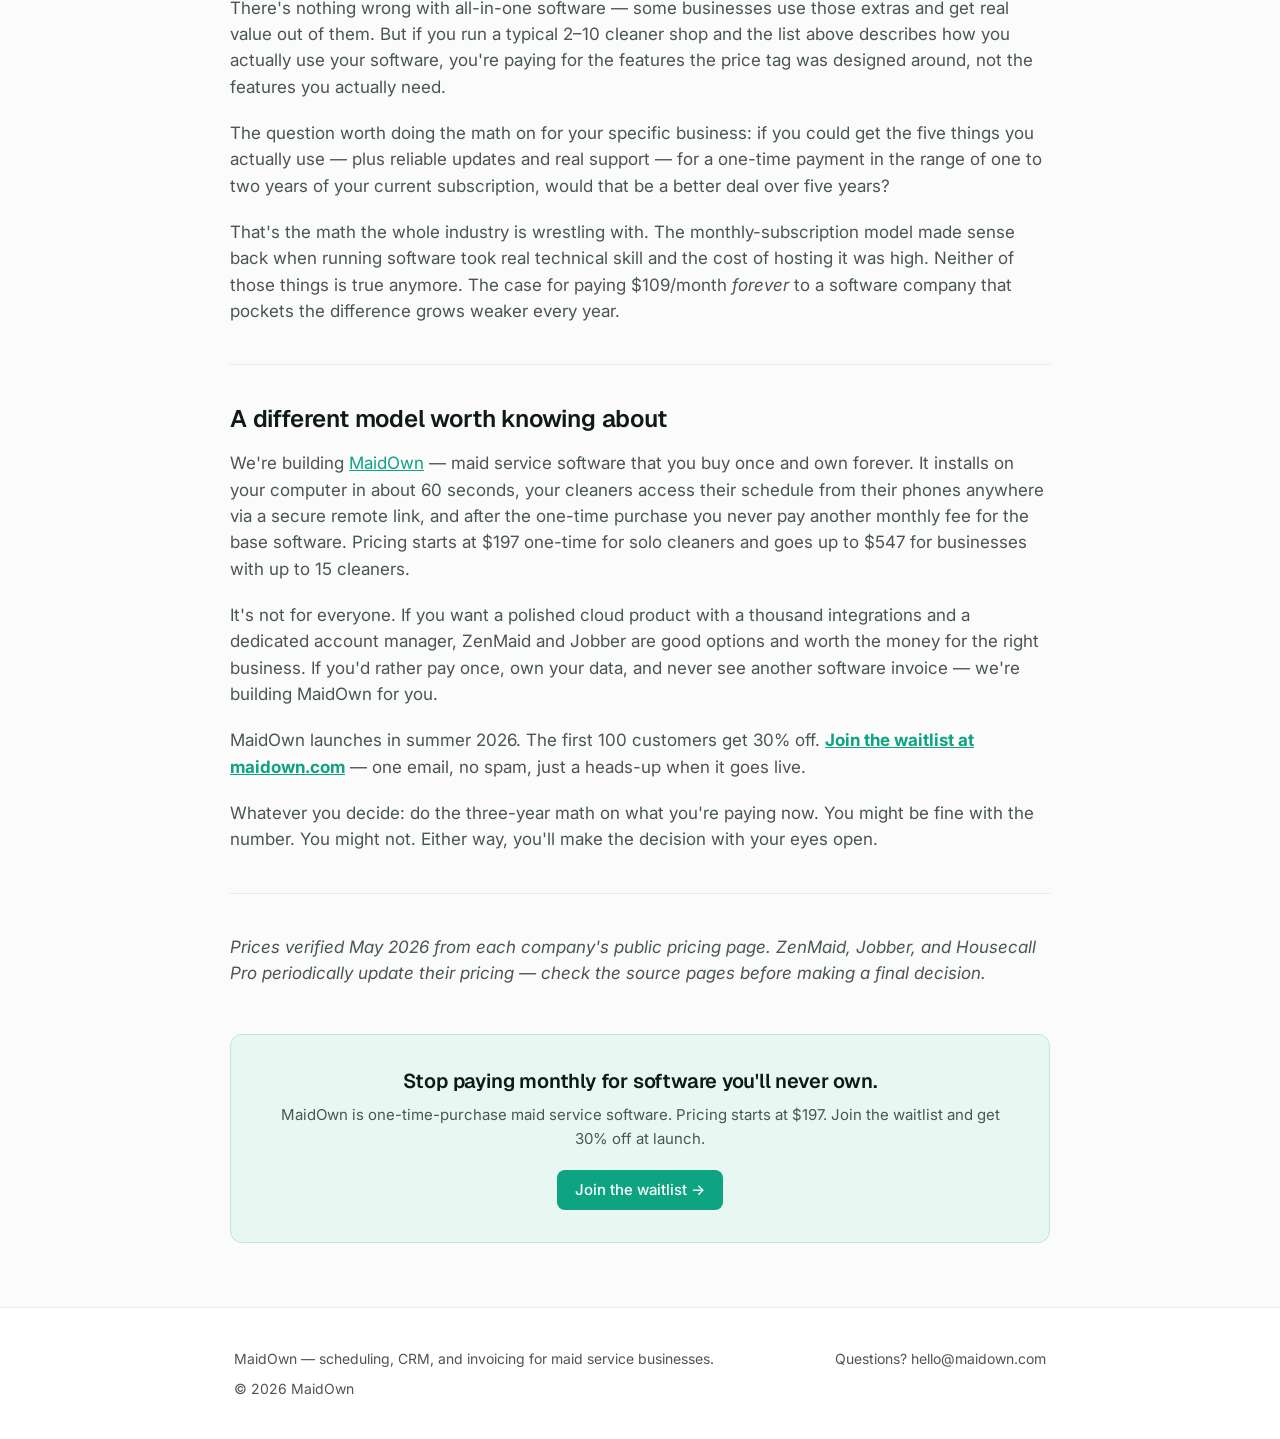
<file: blog/cleaning-business-software-cost/index.html>
<!doctype html>
<html lang="en">
<head>
    <meta charset="utf-8"/>
    <meta name="viewport" content="width=device-width, initial-scale=1"/>

    <!-- Primary SEO -->
    <title>Cleaning Business Software Cost in 2026: ZenMaid, Jobber, Housecall Pro | MaidOwn</title>
    <meta name="description"
          content="ZenMaid, Jobber, and Housecall Pro pricing for 2026, broken down with annual totals and a 3-year compounding cost. Plus what cleaning business owners actually use software for."/>
    <link rel="canonical" href="https://maidown.com/blog/cleaning-business-software-cost/"/>

    <!-- Open Graph -->
    <meta property="og:type" content="article"/>
    <meta property="og:title"
          content="Cleaning Business Software Cost in 2026: What ZenMaid, Jobber, and Housecall Pro Really Charge"/>
    <meta property="og:description"
          content="The honest pricing breakdown for the three biggest names in cleaning business software, plus what owners actually use it for."/>
    <meta property="og:url" content="https://maidown.com/blog/cleaning-business-software-cost/"/>
    <meta property="og:site_name" content="MaidOwn"/>
    <meta property="article:published_time" content="2026-05-XX"/>
    <meta property="article:author" content="Rick"/>

    <!-- Twitter Card -->
    <meta name="twitter:card" content="summary_large_image"/>

    <!-- Structured Data -->
    <script type="application/ld+json">
        {
            "@context": "https://schema.org",
            "@type": "BlogPosting",
            "headline": "Cleaning Business Software Cost in 2026: What ZenMaid, Jobber, and Housecall Pro Really Charge",
            "description": "ZenMaid, Jobber, and Housecall Pro pricing for 2026, broken down with annual totals and a 3-year compounding cost.",
            "datePublished": "2026-05-XX",
            "dateModified": "2026-05-XX",
            "author": {
                "@type": "Person",
                "name": "Rick"
            },
            "publisher": {
                "@type": "Organization",
                "name": "MaidOwn",
                "url": "https://maidown.com"
            },
            "mainEntityOfPage": "https://maidown.com/blog/cleaning-business-software-cost/"
        }
    </script>

    <!-- Favicons -->
    <link rel="icon" href="/assets/favicon.ico" sizes="any">
    <link rel="icon" type="image/svg+xml" href="/assets/favicon.svg">
    <link rel="apple-touch-icon" href="/assets/apple-touch-icon.png">

    <!-- Fonts -->
    <link rel="preconnect" href="https://fonts.googleapis.com">
    <link rel="preconnect" href="https://fonts.gstatic.com" crossorigin>
    <link href="https://fonts.googleapis.com/css2?family=Geist:wght@400;500;600&family=Inter:wght@400;500;600&display=swap"
          rel="stylesheet">

    <link rel="stylesheet" href="/styles.css">
    <link rel="stylesheet" href="/assets/css/blog.css">
</head>
<body>

<nav>
    <div class="container">
        <a href="/" class="nav-logo">
            <img src="/assets/maidown-horizontal.svg" alt="MaidOwn" height="28">
        </a>
        <div class="nav-links">
            <a href="/blog/" class="nav-link">Blog</a>
            <a href="/#cta" class="nav-cta">Join the waitlist →</a>
        </div>
    </div>
</nav>

<main class="blog-post">
    <article>
        <header class="post-header">
            <p class="post-meta">Published May 18, 2026 · 7 min read</p>
            <h1>Cleaning Business Software Cost in 2026: What ZenMaid, Jobber, and Housecall Pro Really Charge</h1>
        </header>

        <!--
          Blog post body — HTML only. v2 (revised).
          Changes from v1:
          - First-person "I" replaced with "we" / company voice
          - Jargon scrubbed (SaaS, headline promo, base-plus-seat, SMS, perpetuity, etc.)
          - Fabricated personal anecdotes removed; observations grounded in math and public sources
          - "Background noise" line replaced with sharper, concrete-number version
        -->

        <p><strong>$3,924 for ZenMaid Pro. $5,364 for Housecall Pro Essentials. $7,164 for Jobber Connect
            Teams.</strong></p>

        <p>That's what a single small cleaning business with five cleaners pays each of these platforms over three years
            — no upgrades, no add-ons, no growth, no payment processing fees.</p>

        <p>And at the end of those three years, the owner <em>doesn't own any of it</em>. Stop paying, and <em>the
            software stops working</em>.</p>

        <p>When we started looking seriously at the cleaning business software market, the numbers stopped us. Most
            cleaning business owners have never sat down to total it up. The monthly invoices are small enough to absorb
            without thinking. The annual totals aren't. The three-year totals really aren't.</p>

        <p>In this post we break down what the three biggest names in cleaning business software actually cost in 2026:
            <strong>ZenMaid</strong>, <strong>Jobber</strong>, and <strong>Housecall Pro</strong>. All prices below are
            pulled directly from each company's public pricing page as of May 2026. If you're shopping for the first
            time, evaluating a switch, or just wondering whether you're overpaying — the numbers should help you think
            clearly.</p>

        <p>A quick note on methodology before we get into it: we focus on the standard published prices, not the
            discounted first-year prices that appear at the top of most pricing pages. Those introductory discounts are
            real for twelve months, but the renewal price is what you actually pay over the long haul. Where a company
            offers a meaningful annual discount, we've shown both numbers so you can see the difference.</p>

        <hr/>

        <h2>ZenMaid pricing in 2026</h2>

        <p>ZenMaid is the category leader for maid services. It's well-built, well-supported, and the team is
            responsive. Nothing below is a criticism of the product — it's just the price tag.</p>

        <p>ZenMaid charges in two parts: a flat monthly fee for the plan, plus an additional charge for each cleaner you
            add. From <a href="https://get.zenmaid.com/pricing">get.zenmaid.com/pricing</a>:</p>

        <ul>
            <li><strong>Starter</strong> — $19/month base + $4/cleaner/month. Capped at 40 appointments per month. Text
                message charges not included.
            </li>
            <li><strong>Pro</strong> — $39/month base + $14/cleaner/month. Unlimited appointments. Adds GPS tracking,
                payroll, QuickBooks sync, digital checklists.
            </li>
            <li><strong>Pro Max</strong> — $49/month base + $24/cleaner/month. Adds PTO tracking, service ratings, data
                export, Zapier integration.
            </li>
        </ul>

        <p>Starter looks cheap at $19/month, but the 40-appointment cap means most working businesses outgrow it inside
            a few months. The plan you'll actually live on is Pro or Pro Max.</p>

        <p>For a typical small shop — owner plus five cleaners on Pro — that's $39 + (5 × $14) = <strong>$109/month, or
            $1,308/year</strong>. Scale up to twenty cleaners on Pro Max and the bill hits <strong>$529/month —
            $6,348/year</strong>.</p>

        <p>Two things to remember: text message charges (used to send appointment reminders to your clients) cost extra
            on every tier, and there's no annual discount — every month is a full-price month.</p>

        <p><strong>Published ZenMaid range:</strong> $19–$529/month → <strong>$228–$6,348/year</strong>.</p>

        <hr/>

        <h2>Jobber pricing in 2026</h2>

        <p>Jobber is broader than ZenMaid — it serves any home-service trade, not just cleaning — and it shows up in the
            same shortlist for almost every cleaning business owner shopping for software.</p>

        <p>Jobber's pricing is more complicated than it looks at first because the headline numbers on their homepage
            are first-year discount prices. The renewal price is higher. Here's the full picture from <a
                    href="https://www.getjobber.com/pricing/">getjobber.com/pricing</a>:</p>

        <p><strong>Paid month-to-month, no commitment</strong> (the price most owners actually pay over the long haul):
        </p>

        <ul>
            <li>Core — <strong>$49/month</strong> for 1 user</li>
            <li>Connect — <strong>$139/month</strong> for 1 user, or <strong>$199/month</strong> for the 5-user team
                plan
            </li>
            <li>Grow — <strong>$199/month</strong> for 1 user, or <strong>$399/month</strong> for the 10-user team plan
            </li>
            <li>Plus — <strong>$699/month</strong>, includes 15 users</li>
        </ul>

        <p><strong>Paid for the full year upfront</strong> (the discounted price, first year only):</p>

        <ul>
            <li>Core starts at <strong>$22/month</strong> for 12 months, then renews at $29/month</li>
            <li>Plus starts at <strong>$387/month</strong> for 12 months, then renews at $529/month</li>
        </ul>

        <p>The honest range to think about is <strong>$22–$387/month</strong> if you pay for a full year upfront and
            stay within the first-year discount window — <strong>$264–$4,644 in year one</strong>. After that, your
            renewal sits closer to <strong>$348–$6,348/year</strong> depending on team size.</p>

        <p>And the subscription is only part of it. The Receptionist add-on is $99/month, the Marketing Suite is
            $79/month, and Pipeline is $49/month — all priced on top of whatever plan you're on. Add two of these to the
            Grow Teams plan and you're at $527/month before credit card processing fees, which run 2.9% + $0.30 per
            transaction. On a business doing $25,000/month in card payments, that's another $750/month — separate from
            the subscription, but very real.</p>

        <p><strong>Published Jobber range (first-year discount):</strong> $22–$387/month →
            <strong>$264–$4,644/year</strong>.</p>

        <hr/>

        <h2>Housecall Pro pricing in 2026</h2>

        <p>Housecall Pro is the third name that consistently comes up when cleaning business owners compare software.
            They lean heavier on dispatching and field-tech workflows than on cleaning-specific features, but plenty of
            cleaning operations use them.</p>

        <p>From <a href="https://www.housecallpro.com/pricing/">housecallpro.com/pricing</a> as of May 2026:</p>

        <ul>
            <li><strong>Basic</strong> — $59/month when paid annually, or $79/month when paid month-to-month. 1 user.
                Scheduling, dispatching, quotes, invoices, online booking, review management.
            </li>
            <li><strong>Essentials</strong> — $149/month annual or $189/month monthly. Up to 5 users. Adds QuickBooks
                sync, GPS tracking, marketing tools, equipment tracking.
            </li>
            <li><strong>MAX</strong> — $299/month annual or $329/month monthly. Up to 8 users. Adds advanced reporting,
                dedicated onboarding, escalated phone support. Additional users cost $35/month each.
            </li>
        </ul>

        <p>When paid annually, the published range is <strong>$59–$299/month, or $708–$3,588/year</strong>. Paid
            month-to-month it's $79–$329/month. That's before any extra users on MAX (which most growing teams need) and
            before credit card processing.</p>

        <p>For a 10-cleaner team on MAX, you're at $299 + (2 extra users × $35) = $369/month for the subscription alone
            — <strong>$4,428/year</strong>. And that's before the Sales Proposal Tool, the HCP Assist call-answering
            service, or the Voice features, all priced separately. Card processing on their platform starts at 2.59%,
            slightly better than the other two, but still a real line item at any volume.</p>

        <p><strong>Published Housecall Pro range (annual):</strong> $59–$299/month → <strong>$708–$3,588/year</strong>.
        </p>

        <hr/>

        <h2>The 3-year compounding cost</h2>

        <p>Pay $149 a month and it barely registers. Pull up your bank statement three years later, total the line items
            under one software vendor's name, and the number can stop you cold.</p>

        <p>Here's what a cleaning business owner with five cleaners actually pays across three years, assuming a
            realistic mid-tier plan on each platform and no upgrades, add-ons, or growth:</p>

        <table>
            <thead>
            <tr>
                <th>Software</th>
                <th>Monthly</th>
                <th>Year 1</th>
                <th>Year 2</th>
                <th>Year 3</th>
                <th>3-Year Total</th>
            </tr>
            </thead>
            <tbody>
            <tr>
                <td>ZenMaid Pro (owner + 5 cleaners)</td>
                <td>$109</td>
                <td>$1,308</td>
                <td>$1,308</td>
                <td>$1,308</td>
                <td><strong>$3,924</strong></td>
            </tr>
            <tr>
                <td>Housecall Pro Essentials (5 users, annual)</td>
                <td>$149</td>
                <td>$1,788</td>
                <td>$1,788</td>
                <td>$1,788</td>
                <td><strong>$5,364</strong></td>
            </tr>
            <tr>
                <td>Jobber Connect Teams (5 users)</td>
                <td>$199</td>
                <td>$2,388</td>
                <td>$2,388</td>
                <td>$2,388</td>
                <td><strong>$7,164</strong></td>
            </tr>
            </tbody>
        </table>

        <p>Those numbers assume you never upgrade your plan, never add a sixth cleaner, never opt into a single add-on,
            and never pay a credit card processing fee. In real life, almost every business does at least one of those
            things — usually all of them — and the three-year total climbs higher.</p>

        <p>A used Honda Civic with 100,000 miles runs about $7,500 in this market. That's roughly what a five-cleaner
            shop pays Jobber over three years.</p>

        <p><em>The difference: at the end of three years, you own the car.</em></p>

        <p>The numbers also assume zero growth. If you add a sixth cleaner in year two and a seventh in year three —
            which is what growth looks like for a healthy small cleaning business — your Jobber Connect Teams plan
            crosses into Grow Teams territory ($349–$399/month) and the three-year total climbs past $8,500. ZenMaid
            scales more smoothly because each cleaner adds a fixed amount to the bill — but each cleaner you hire adds
            another $14–$24/month, and that charge never stops. Growth is supposed to make a business stronger. <em>With
                monthly software, it also makes your software vendor stronger.</em></p>

        <p>Now stretch the view to five years. Five years of Jobber Connect Teams at $199/month is
            <strong>$11,940</strong>. Five years of Housecall Pro Essentials at $149/month is <strong>$8,940</strong>.
            Five years of ZenMaid Pro for an owner plus five cleaners is <strong>$6,540</strong>. None of those numbers
            include the add-ons, the upgrades, the new cleaner you'll hire, or the yearly price increases that most
            software companies push through once or twice a decade.</p>

        <hr/>

        <h2>What cleaning business owners actually need</h2>

        <p>Browse cleaning business Facebook groups, Reddit threads, and software reviews on sites like Capterra and G2,
            and the same short list of features comes up over and over when owners describe what they actually use their
            software for:</p>

        <ul>
            <li>Putting jobs on a calendar and assigning cleaners to them</li>
            <li>Sending appointment reminders to clients automatically</li>
            <li>Sending invoices and getting paid</li>
            <li>Keeping client notes — gate codes, pet warnings, "don't use bleach in the master bath"</li>
            <li>Letting cleaners see their schedule from their phones</li>
        </ul>

        <p>That's the daily reality. Five things.</p>

        <p>What owners are paying $109–$199/month for is a platform that <em>also</em> includes AI receptionists,
            marketing campaign tools, lead pipelines, custom automation builders, vehicle GPS dashcams, business
            coaching workshops, integrated payroll, sales proposal builders, and a few dozen other features they will
            never open.</p>

        <p>There's nothing wrong with all-in-one software — some businesses use those extras and get real value out of
            them. But if you run a typical 2–10 cleaner shop and the list above describes how you actually use your
            software, you're paying for the features the price tag was designed around, not the features you actually
            need.</p>

        <p>The question worth doing the math on for your specific business: if you could get the five things you
            actually use — plus reliable updates and real support — for a one-time payment in the range of one to two
            years of your current subscription, would that be a better deal over five years?</p>

        <p>That's the math the whole industry is wrestling with. The monthly-subscription model made sense back when
            running software took real technical skill and the cost of hosting it was high. Neither of those things is
            true anymore. The case for paying $109/month <em>forever</em> to a software company that pockets the
            difference grows weaker every year.</p>

        <hr/>

        <h2>A different model worth knowing about</h2>

        <p>We're building <a href="https://maidown.com">MaidOwn</a> — maid service software that you buy once and own
            forever. It installs on your computer in about 60 seconds, your cleaners access their schedule from their
            phones anywhere via a secure remote link, and after the one-time purchase you never pay another monthly fee
            for the base software. Pricing starts at $197 one-time for solo cleaners and goes up to $547 for businesses
            with up to 15 cleaners.</p>

        <p>It's not for everyone. If you want a polished cloud product with a thousand integrations and a dedicated
            account manager, ZenMaid and Jobber are good options and worth the money for the right business. If you'd
            rather pay once, own your data, and never see another software invoice — we're building MaidOwn for you.</p>

        <p>MaidOwn launches in summer 2026. The first 100 customers get 30% off. <strong><a href="https://maidown.com">Join
            the waitlist at maidown.com</a></strong> — one email, no spam, just a heads-up when it goes live.</p>

        <p>Whatever you decide: do the three-year math on what you're paying now. You might be fine with the number. You
            might not. Either way, you'll make the decision with your eyes open.</p>

        <hr/>

        <p><em>Prices verified May 2026 from each company's public pricing page. ZenMaid, Jobber, and Housecall Pro
            periodically update their pricing — check the source pages before making a final decision.</em></p>
    </article>

    <aside class="post-cta">
        <h3>Stop paying monthly for software you'll never own.</h3>
        <p>MaidOwn is one-time-purchase maid service software. Pricing starts at $197. Join the waitlist and get 30% off
            at launch.</p>
        <a href="/#cta" class="btn btn-primary">Join the waitlist →</a>
    </aside>
</main>

<footer>
    <div class="container">
        <span>MaidOwn — scheduling, CRM, and invoicing for maid service businesses.</span>
        <span>Questions? <a href="mailto:hello@maidown.com">hello@maidown.com</a></span>
        <span>© 2026 MaidOwn</span>
    </div>
</footer>

</body>
</html>
</file>
<file: styles.css>
/* ─────────────────────────────────────────────────────────────
   MaidOwn — Shared Design Tokens & Base Styles
   Source of truth: STYLEGUIDE.md
   ───────────────────────────────────────────────────────────── */

:root {
  /* Mint scale */
  --mint-50:  #E8F7F1;
  --mint-200: #BCE8D7;
  --mint-400: #6FCFAB;
  --mint-600: #0EA381;
  --mint-800: #0A6B53;
  --mint-900: #04342C;

  /* Neutrals */
  --neutral-page:          #FAFBFA;
  --neutral-surface:       #FFFFFF;
  --neutral-border-soft:   #EEF1EE;
  --neutral-border:        #E8EBE9;
  --neutral-border-strong: #D5DAD7;
  --neutral-text-secondary: #4B5651;
  --neutral-text-primary:   #0F1A17;

  /* Semantic — status only */
  --status-paid:     #0EA381;
  --status-due-soon: #D97706;
  --status-overdue:  #DC2626;
  --status-draft:    #6B7280;

  /* Radii */
  --radius-sm: 6px;
  --radius-md: 8px;
  --radius-lg: 12px;

  /* Typography */
  --font-heading: 'Geist', 'Inter', system-ui, sans-serif;
  --font-body:    'Inter', system-ui, sans-serif;

  /* Layout */
  --max-w: 860px;
}

/* ── RESET ────────────────────────────────────────────────────── */
*, *::before, *::after { box-sizing: border-box; margin: 0; padding: 0; }
html { scroll-behavior: smooth; }

/* ── BASE ─────────────────────────────────────────────────────── */
body {
  font-family: var(--font-body);
  background: var(--neutral-page);
  color: var(--neutral-text-primary);
  line-height: 1.55;
  font-size: 15px;
}

.container {
  max-width: var(--max-w);
  margin: 0 auto;
  padding: 0 1.5rem;
}

/* ── NAV ──────────────────────────────────────────────────────── */
nav {
  background: var(--neutral-surface);
  border-bottom: 0.5px solid var(--neutral-border);
  padding: 1rem 0;
}
nav .container {
  display: flex;
  align-items: center;
  justify-content: space-between;
}
.nav-logo img {
  height: 36px;
  display: block;
  width: auto;
}
.nav-cta {
  font-size: 0.875rem;
  font-weight: 500;
  color: var(--mint-600);
  text-decoration: none;
}
.nav-cta:hover { color: var(--mint-800); }
.nav-link {
  font-size: 0.875rem;
  font-weight: 500;
  color: var(--neutral-text-secondary);
  text-decoration: none;
}
.nav-link:hover { color: var(--neutral-text-primary); }
.nav-links { display: flex; align-items: center; gap: 1.5rem; }

/* ── TYPOGRAPHY ───────────────────────────────────────────────── */
h1, h2, h3, h4 {
  font-family: var(--font-heading);
  color: var(--neutral-text-primary);
}
h1 {
  font-size: clamp(1.875rem, 5vw, 2.75rem);
  font-weight: 600;
  line-height: 1.15;
  letter-spacing: -0.8px;
  margin-bottom: 1.25rem;
}
h2 {
  font-size: clamp(1.375rem, 3.5vw, 1.875rem);
  font-weight: 600;
  line-height: 1.2;
  letter-spacing: -0.4px;
  margin-bottom: 1.25rem;
}
h3 {
  font-size: 1rem;
  font-weight: 500;
  line-height: 1.4;
  letter-spacing: -0.2px;
  margin-bottom: 0.5rem;
}
p {
  color: var(--neutral-text-secondary);
  margin-bottom: 1rem;
  line-height: 1.55;
}
p:last-child { margin-bottom: 0; }
p.lead {
  font-size: 1.0625rem;
  line-height: 1.7;
}

/* ── BUTTONS ──────────────────────────────────────────────────── */
.btn {
  display: inline-flex;
  align-items: center;
  justify-content: center;
  height: 40px;
  padding: 0 18px;
  border-radius: var(--radius-md);
  font-family: var(--font-body);
  font-size: 0.9375rem;
  font-weight: 500;
  text-decoration: none;
  cursor: pointer;
  border: none;
  transition: background 0.15s ease, border-color 0.15s ease, color 0.15s ease;
  white-space: nowrap;
}
.btn-primary {
  background: var(--mint-600);
  color: #fff;
}
.btn-primary:hover { background: var(--mint-800); }
.btn-lg {
  height: 48px;
  padding: 0 24px;
  font-size: 1rem;
}
.btn-secondary {
  background: var(--neutral-surface);
  color: var(--neutral-text-primary);
  border: 0.5px solid var(--neutral-border-strong);
}
.btn-secondary:hover {
  border-color: var(--mint-600);
  color: var(--mint-800);
}

/* ── CARDS ────────────────────────────────────────────────────── */
.card {
  background: var(--neutral-surface);
  border: 0.5px solid var(--neutral-border);
  border-radius: var(--radius-lg);
  padding: 1.5rem;
}

/* ── STATUS PILLS ─────────────────────────────────────────────── */
.pill {
  display: inline-flex;
  align-items: center;
  background: var(--mint-50);
  color: var(--mint-800);
  font-size: 11px;
  font-weight: 500;
  padding: 3px 8px;
  border-radius: 999px;
  white-space: nowrap;
  letter-spacing: 0;
}

/* ── SECTION LABEL (eyebrow) ──────────────────────────────────── */
.section-label {
  font-size: 11px;
  font-weight: 500;
  text-transform: uppercase;
  letter-spacing: 1px;
  color: var(--mint-600);
  margin-bottom: 0.75rem;
}

/* ── SECTIONS ─────────────────────────────────────────────────── */
section { padding: 5rem 0; }
section.alt { background: var(--neutral-surface); }

/* ── FOOTER ───────────────────────────────────────────────────── */
footer {
  background: var(--neutral-surface);
  border-top: 0.5px solid var(--neutral-border);
  padding: 2.5rem 0;
  font-size: 0.875rem;
  color: var(--neutral-text-secondary);
}
footer .container {
  display: flex;
  flex-wrap: wrap;
  gap: 0.5rem 2rem;
  align-items: center;
  justify-content: space-between;
}
footer a { color: var(--neutral-text-secondary); text-decoration: none; }
footer a:hover { color: var(--neutral-text-primary); }

/* ── UTILITY ──────────────────────────────────────────────────── */
.sr-only {
  position: absolute; width: 1px; height: 1px;
  padding: 0; margin: -1px; overflow: hidden;
  clip: rect(0,0,0,0); white-space: nowrap; border: 0;
}

/* ── RESPONSIVE ───────────────────────────────────────────────── */
@media (max-width: 600px) {
  section { padding: 3.5rem 0; }
  footer .container { flex-direction: column; align-items: flex-start; }
}
</file>
<file: assets/css/blog.css>
/* Blog-specific styles. Requires /styles.css (CSS vars) to be loaded first. */

/* ── BLOG POST PAGE ──────────────────────────────────────────── */
.blog-post {
  max-width: var(--max-w);
  margin: 0 auto;
  padding: 2rem 1.25rem 4rem;
}
.blog-post article {
  font-size: 1.0625rem;
  line-height: 1.7;
  color: var(--neutral-text-primary);
}
.blog-post .post-header { margin-bottom: 2.5rem; }
.blog-post .post-meta {
  color: var(--neutral-text-secondary);
  font-size: 0.875rem;
  margin: 0 0 0.5rem;
}
.blog-post h1 {
  font-family: var(--font-heading);
  font-size: 2rem;
  font-weight: 600;
  line-height: 1.2;
  letter-spacing: -0.4px;
  color: var(--neutral-text-primary);
  margin: 0;
}
.blog-post h2 {
  font-family: var(--font-heading);
  font-size: 1.5rem;
  font-weight: 600;
  margin: 2.5rem 0 1rem;
  letter-spacing: -0.2px;
  color: var(--neutral-text-primary);
}
.blog-post h3 {
  font-family: var(--font-heading);
  font-size: 1.125rem;
  font-weight: 500;
  margin: 2rem 0 0.75rem;
}
.blog-post p { margin: 0 0 1.25rem; }
.blog-post ul, .blog-post ol { margin: 0 0 1.25rem 1.5rem; }
.blog-post li { margin-bottom: 0.5rem; }
.blog-post table {
  border-collapse: collapse;
  margin: 1.5rem 0;
  width: 100%;
  font-size: 0.95rem;
}
.blog-post th,
.blog-post td {
  border-bottom: 0.5px solid var(--neutral-border);
  padding: 0.6rem 0.8rem;
  text-align: left;
}
.blog-post th {
  background: var(--neutral-page);
  font-weight: 600;
}
.blog-post hr {
  border: none;
  border-top: 0.5px solid var(--neutral-border);
  margin: 2.5rem 0;
}
.blog-post a { color: var(--mint-600); text-decoration: underline; }
.blog-post a:hover { color: var(--mint-800); }
.blog-post .btn { color: #fff; text-decoration: none; }
.blog-post .btn:hover { color: #fff; }

/* ── POST CTA BLOCK ─────────────────────────────────────────── */
.post-cta {
  max-width: var(--max-w);
  margin: 3rem auto 0;
  padding: 2rem;
  background: var(--mint-50);
  border: 0.5px solid var(--mint-200);
  border-radius: var(--radius-lg);
  text-align: center;
}
.post-cta h3 {
  font-family: var(--font-heading);
  margin: 0 0 0.5rem;
  font-size: 1.25rem;
  font-weight: 600;
}
.post-cta p { margin: 0 0 1.25rem; color: var(--neutral-text-secondary); }

/* ── BLOG INDEX PAGE ─────────────────────────────────────────── */
.blog-index {
  max-width: var(--max-w);
  margin: 0 auto;
  padding: 2rem 1.25rem 4rem;
}
.blog-index h1 {
  font-family: var(--font-heading);
  font-size: clamp(1.375rem, 3.5vw, 1.875rem);
  font-weight: 600;
  letter-spacing: -0.4px;
  color: var(--neutral-text-primary);
}
.blog-index .lede {
  color: var(--neutral-text-secondary);
  font-size: 1.125rem;
  margin-bottom: 2.5rem;
}
.post-list { list-style: none; padding: 0; margin: 0; }
.post-list li { border-top: 0.5px solid var(--neutral-border); padding: 1.5rem 0; }
.post-list a { color: inherit; text-decoration: none; display: block; }
.post-list a:hover h2 { color: var(--mint-600); }
.post-list .post-date {
  color: var(--neutral-text-secondary);
  font-size: 0.875rem;
  display: block;
  margin-bottom: 0.25rem;
}
.post-list h2 {
  font-family: var(--font-heading);
  font-size: 1.25rem;
  font-weight: 600;
  margin: 0 0 0.5rem;
}
.post-list p { margin: 0; color: var(--neutral-text-secondary); }

/* ── RESPONSIVE ─────────────────────────────────────────────── */
@media (max-width: 600px) {
  .blog-post h1 { font-size: 1.625rem; }
  .blog-post h2 { font-size: 1.25rem; }
  .blog-index h1 { font-size: 1.5rem; }
  .post-cta { padding: 1.5rem; }
}
</file>
